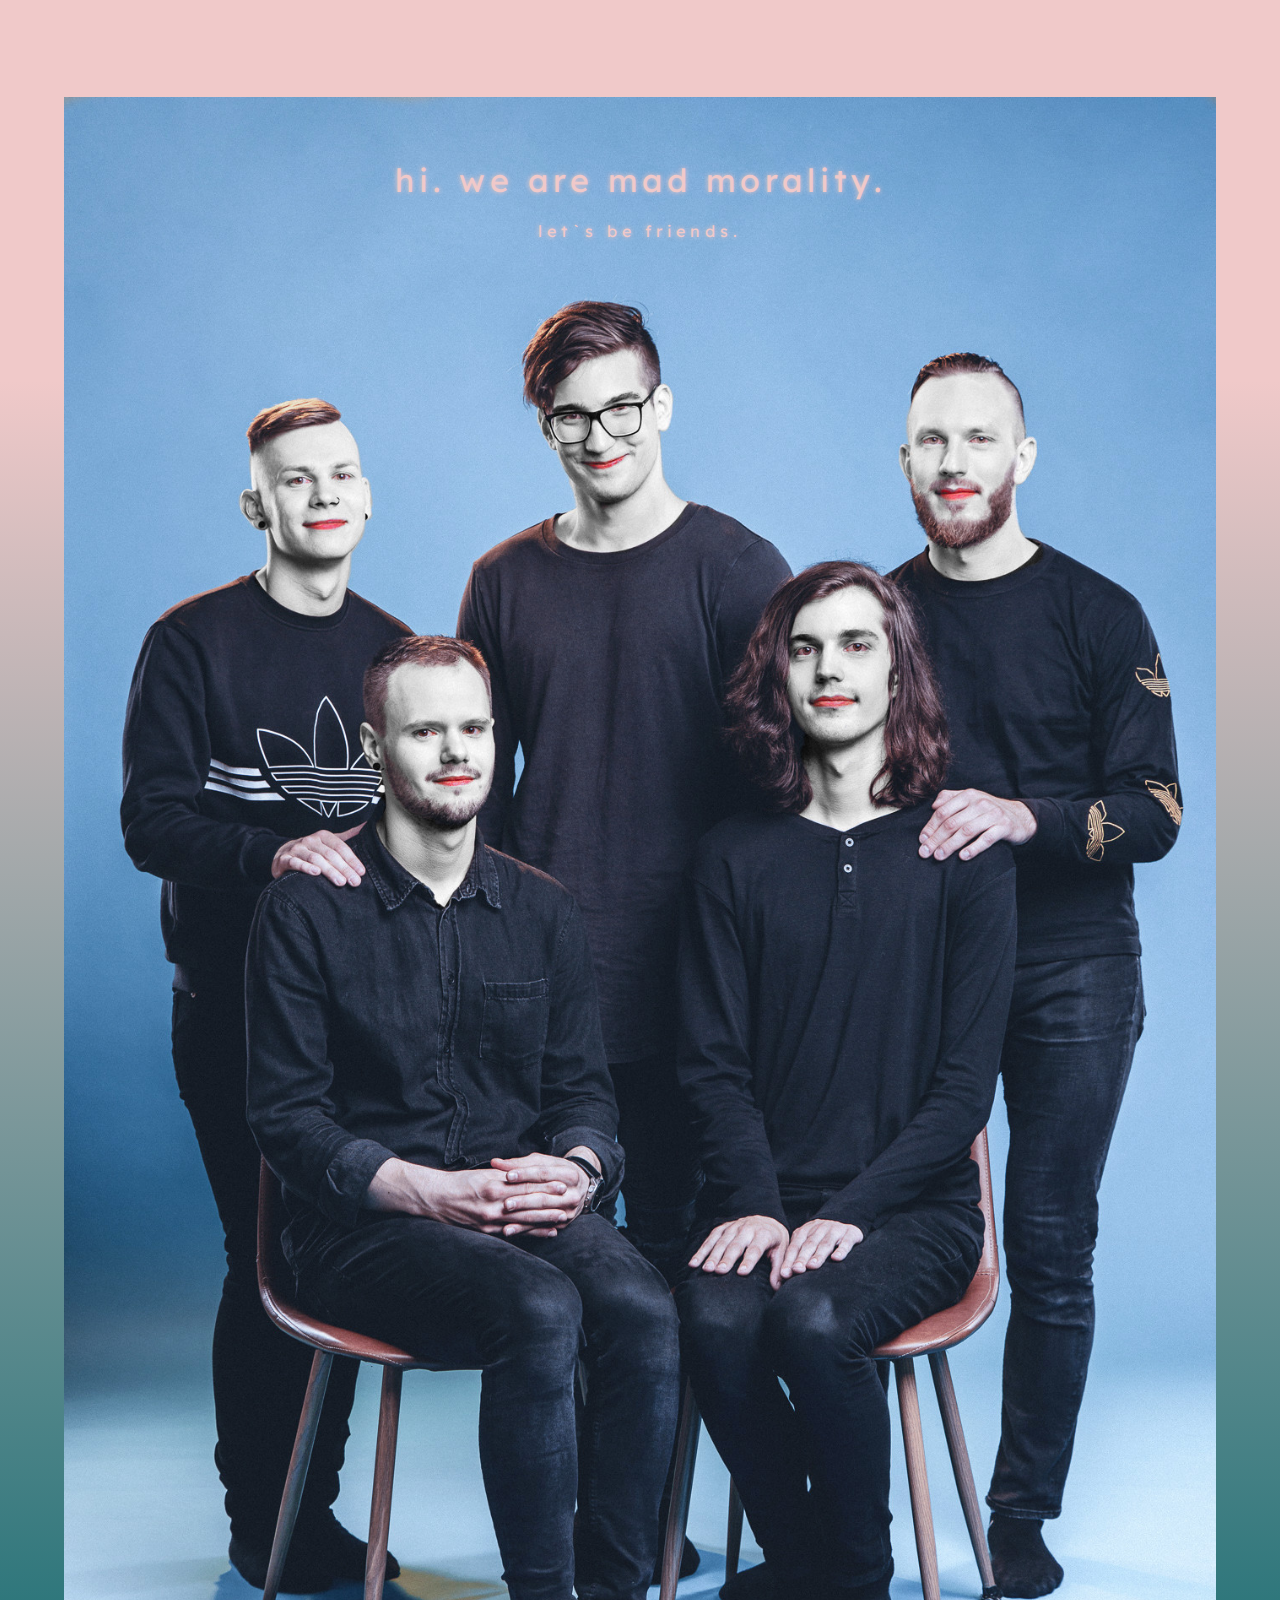
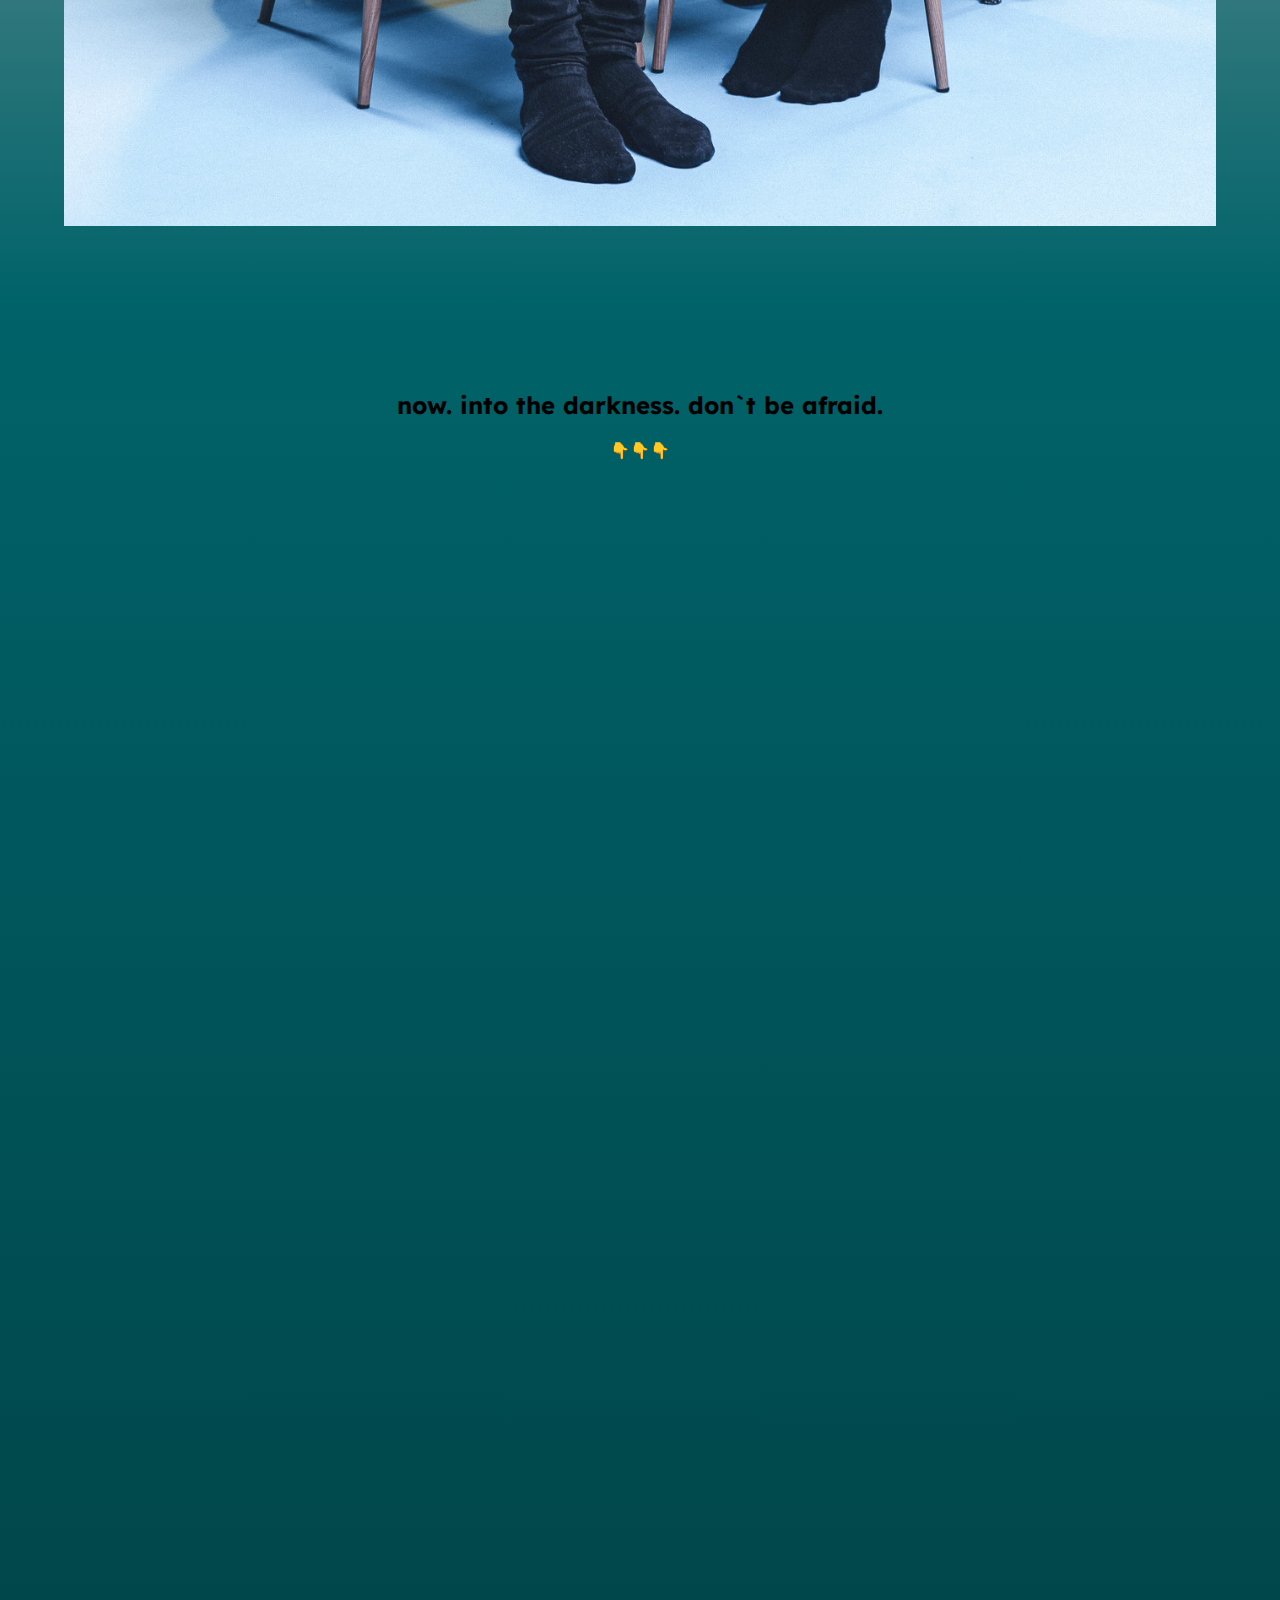
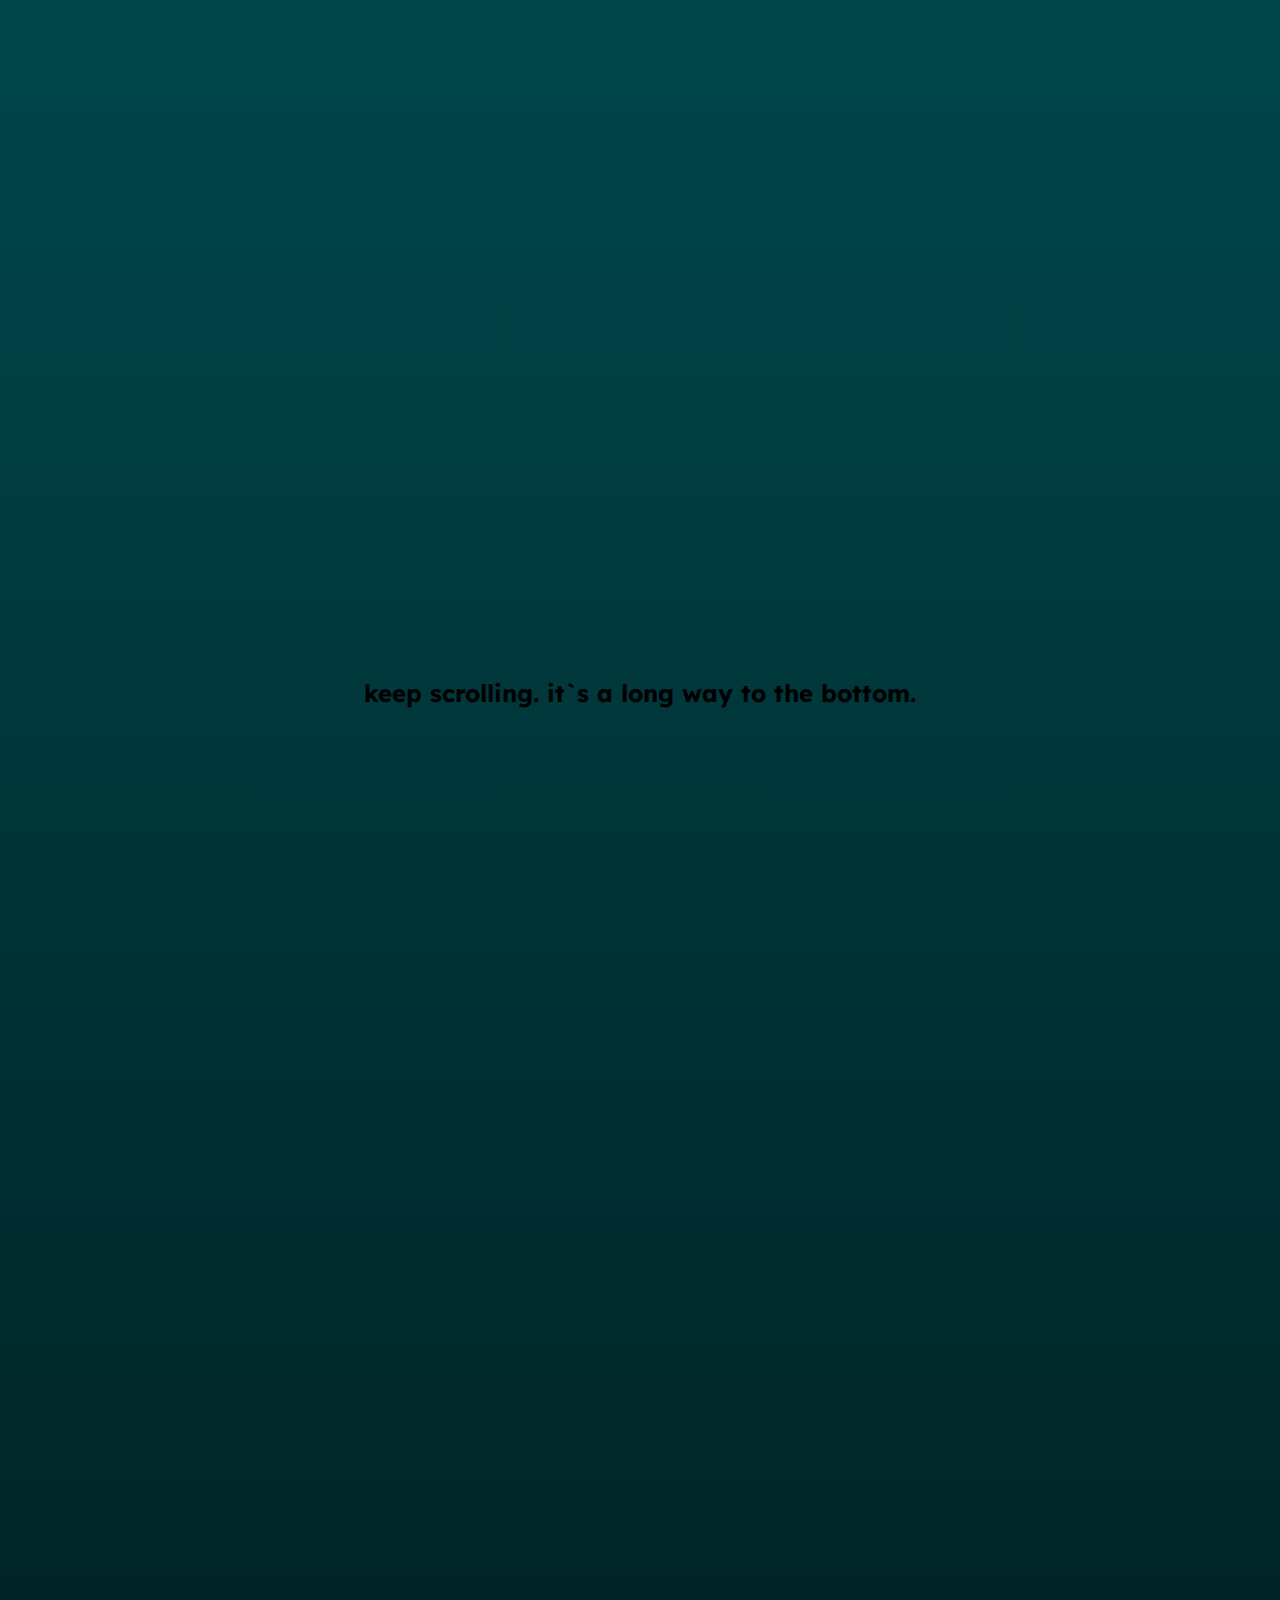
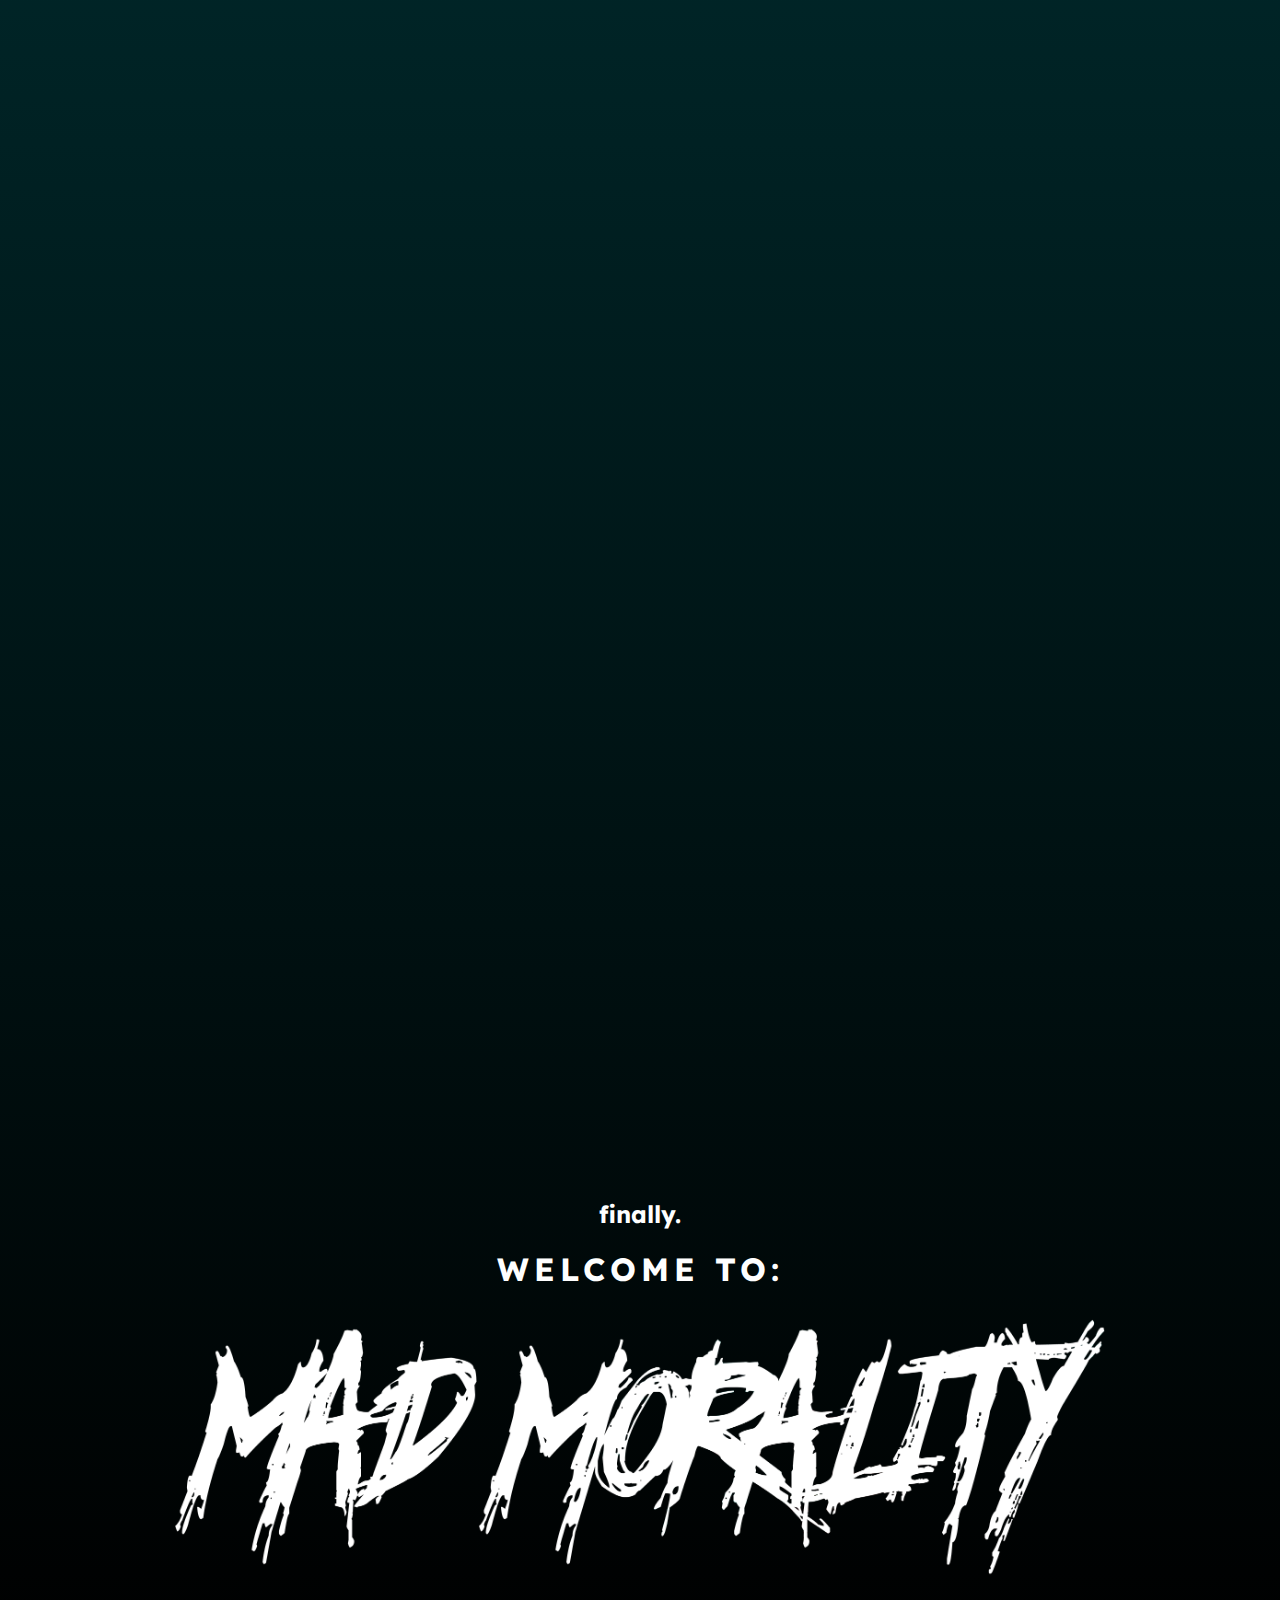
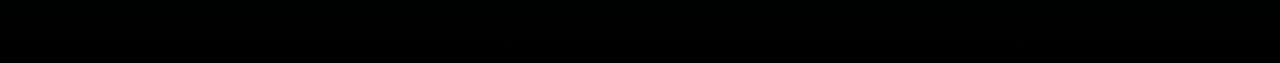
<file: index.html>
<!DOCTYPE html>
<html lang="en" dir="ltr">

<head>
  <meta charset="utf-8">
  <title>Mad Morality</title>
  <link rel="stylesheet" href="css/styles.css">
  <link rel="icon" href="favicon.ico">
  <link href="https://fonts.googleapis.com/css?family=Lexend+Deca|Shadows+Into+Light&display=swap" rel="stylesheet">
</head>

<body>
  <div class="top">
    <center>

    <h1 class="intro">Hi. We are Mad Morality.</h1>
    <p class="intro">let`s be friends.</p>
    <img class="friends"src="images/sõbrad.jpg" alt="friends-img">
    </center>
  </div>


  <div class="middle">
    <div class="profile">
      <h2>now. into the darkness. don`t be afraid.</h2>
      <p>👇👇👇</p>
      <br><br><br><br><br><br><br><br><br><br><br><br><br><br><br><br><br><br><br><br><br><br><br><br><br><br><br><br><br><br><br><br><br>
      <br><br><br><br><br><br><br><br><br><br><br><br><br><br><br><br><br><br><br><br><br><br><br><br><br><br><br><br><br><br><br><br><br>
      <br><br><br><br><br><br><br><br><br><br><br><br><br><br><br><br><br><br><br><br><br><br><br><br><br><br><br><br><br><br><br><br><br>
      <h2>keep scrolling. it`s a long way to the bottom.</h2>
      <br><br><br><br><br><br><br><br><br><br><br><br><br><br><br><br><br><br><br><br><br><br><br><br><br><br><br><br><br><br><br><br><br>
      <br><br><br><br><br><br><br><br><br><br><br><br><br><br><br><br><br><br><br><br><br><br><br><br><br><br><br><br><br><br><br><br><br>
      <br><br><br><br><br><br><br><br><br><br><br><br><br><br><br><br><br><br><br><br><br><br><br><br><br><br><br><br><br><br><br><br><br>
      <br><br><br><br><br><br><br><br><br><br><br><br><br><br><br>
      <h2 class="light">finally.</h2>
      <h1 class="light-plus">welcome to:</h1>
      <a href="enter.html"><img class="kiri" src="images/text.png" alt="text-img"></a>
    </div>
  </div

</body>

</html>
</file>
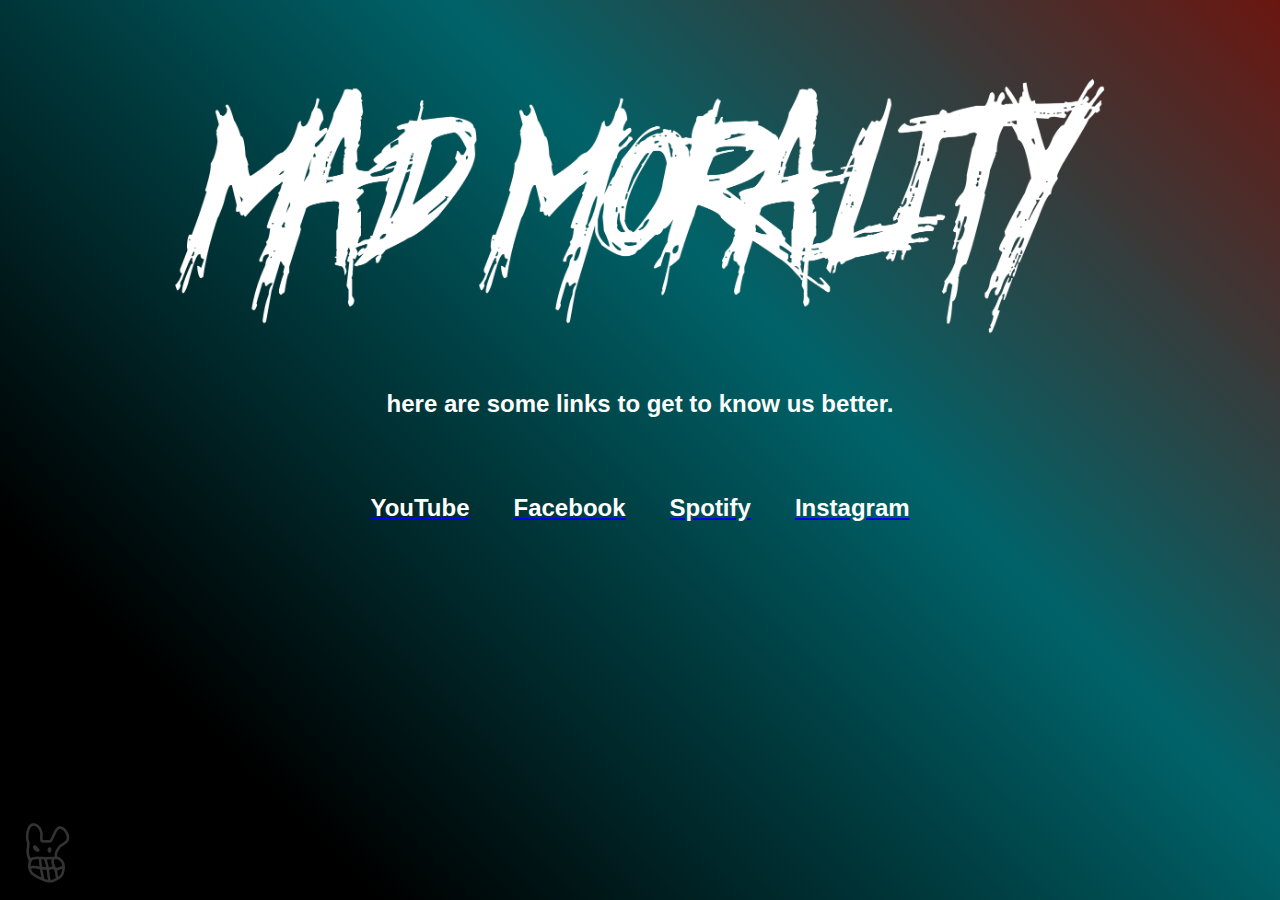
<file: enter.html>
<!DOCTYPE html>
<html lang="en" dir="ltr">
  <head>
    <meta charset="utf-8">
    <title>Mad Morality</title>
    <link rel="stylesheet" href="css/styles.css">
    <link rel="icon" href="favicon.ico">
  </head>
  <body>
    <div class="new-page">
    <img class="kiri" src="images/text.png" alt="text-img">
    <br><br>
    <h2 class="light">here are some links to get to know us better.</h2>
    <br><br>
    <a class="footer-link" href="https://www.youtube.com/c/madmoralityofficial"><h2 class="light">YouTube</h2></a>
    <a class="footer-link" href="https://www.facebook.com/madmorality/"><h2 class="light">Facebook</h2></a>
    <a class="footer-link" href="https://open.spotify.com/artist/4CLd2WGq7MTJ0WksuZirOm?si=3pG6meoMQoWL-N_oIQP7qA"><h2 class="light">Spotify</h2></a>
    <a class="footer-link" href="https://www.instagram.com/madmorality/"><h2 class="light">Instagram</h2></a>
    <img class="logo"src="images/logo.png" alt="logo.img">
  </div>

  </body>
</html>
</file>
<file: css/styles.css>
body {
  margin: 0;
  text-align: center;
}

h1 {
  margin-top: 0;
  font-family: 'Lexend Deca', sans-serif;
}

h2 {
  font-family: 'Lexend Deca', sans-serif;

}

h3 {
  font-family: 'Lexend Deca', sans-serif;
}

p {
  font-family: 'Lexend Deca', sans-serif;
}


.kiri {
  max-width: 80%;
  height: auto;
}
.friends {max-width: 90%;}
.top {
  background-image: linear-gradient(to top, #006369, #f0c9c9 80%);
  background-color: #f0c9c9;
  position: relative;
  padding-top: 0;
  padding-bottom: 70px;
}

.middle {
  background-image: linear-gradient(to top, black, #006369);
  background-color: #006369;
  padding-top: 70px;
  padding-bottom: 70px;
}

.bottom {
  background-color: #f1f0cf;
}

.intro {
  position: relative;
  top: 160px;
  font-family: 'Lexend Deca', sans-serif;
  text-transform: lowercase;
  color: #f0c9c9;
  letter-spacing: 5px;
  text-shadow: 0 0 5px #f0c9c9;
  font-weight: normal;
}
.light {
  color: white;
}
.light-plus {color: white;
letter-spacing: 5px;
text-transform: uppercase;}
.new-page {background-image: linear-gradient(45deg, black 20%, #006369, #7c0a02 106%);
  background-color: black;
padding-top: 70px;

   position: fixed;
   width: 100%;
   height: 100%;
   left: 0;
   top: 0;
   z-index: 10;
 }

.main-text {color: white}

.footer-link {display: inline-block;
margin-left: 20px;
margin-right: 20px;}

.logo {max-width: 5%;
position: absolute;
left: 15px;
bottom: 85px;
opacity: 0.2;}
</file>
